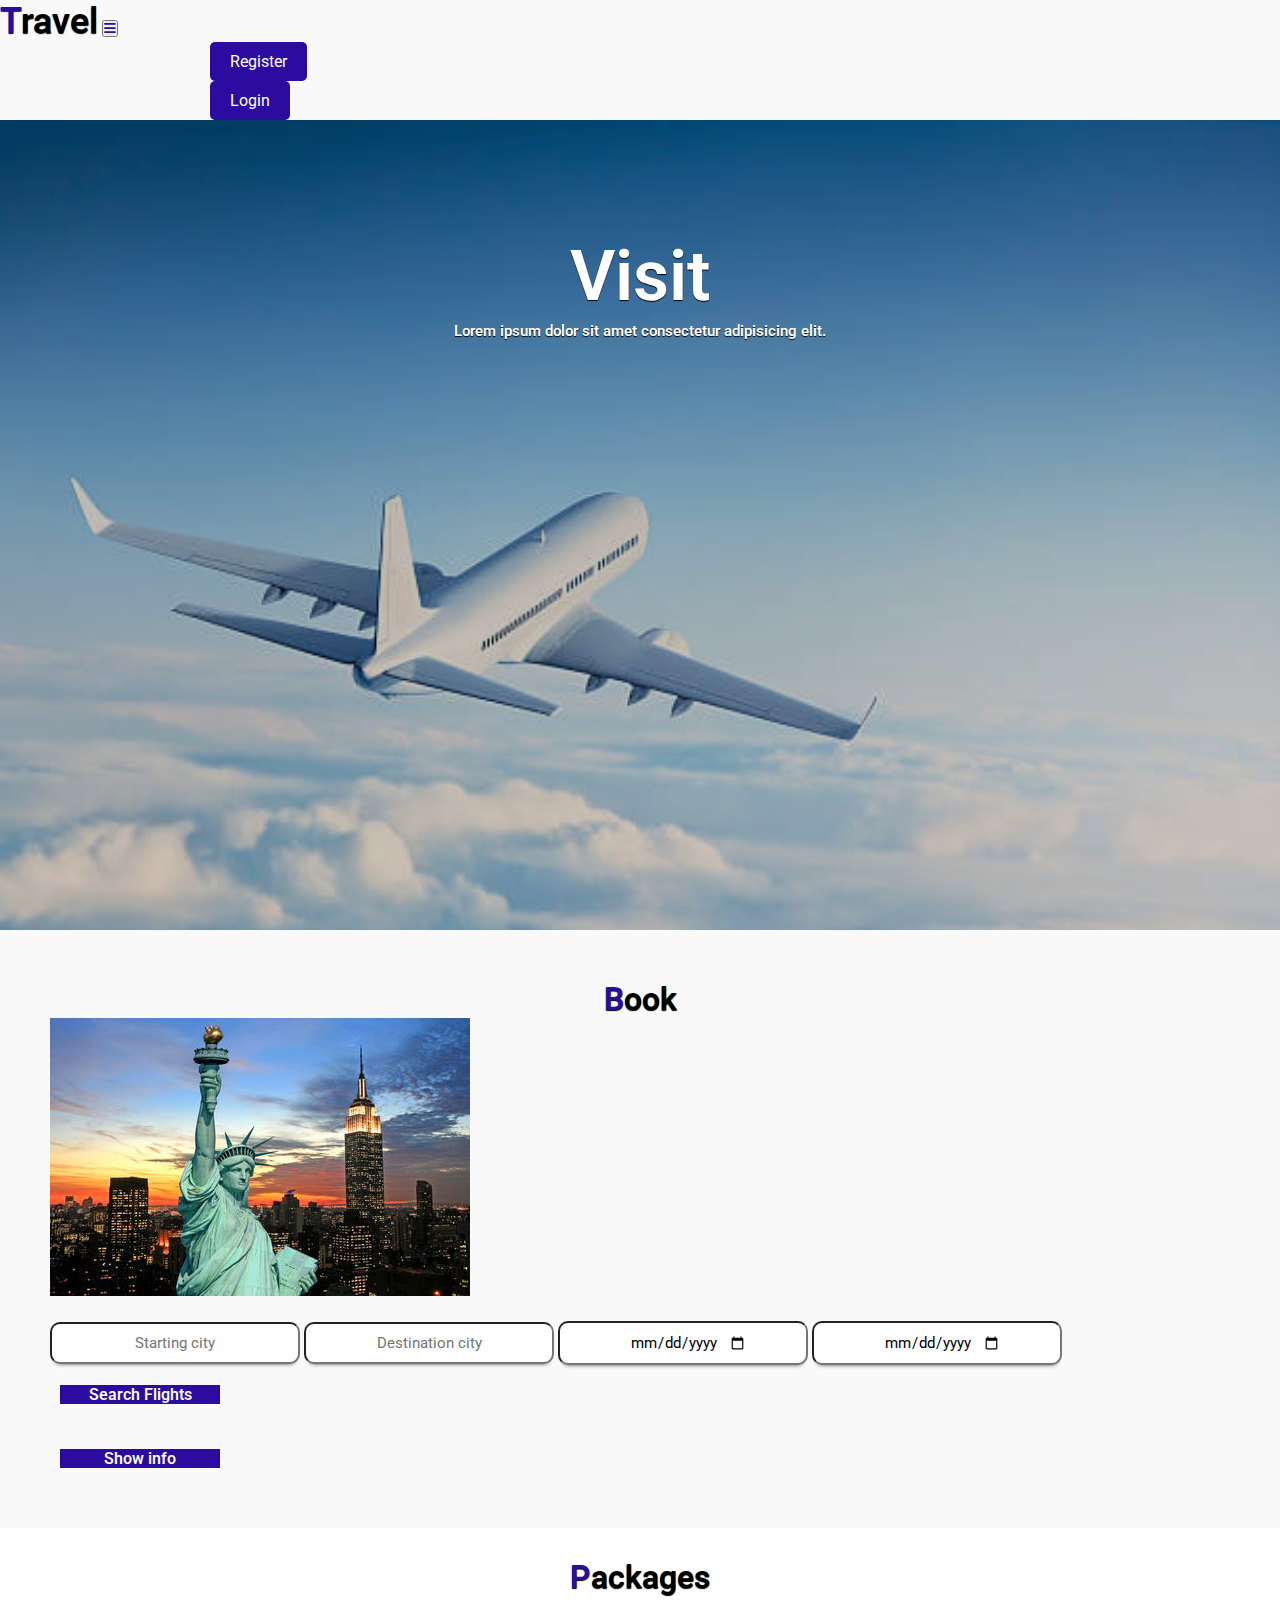
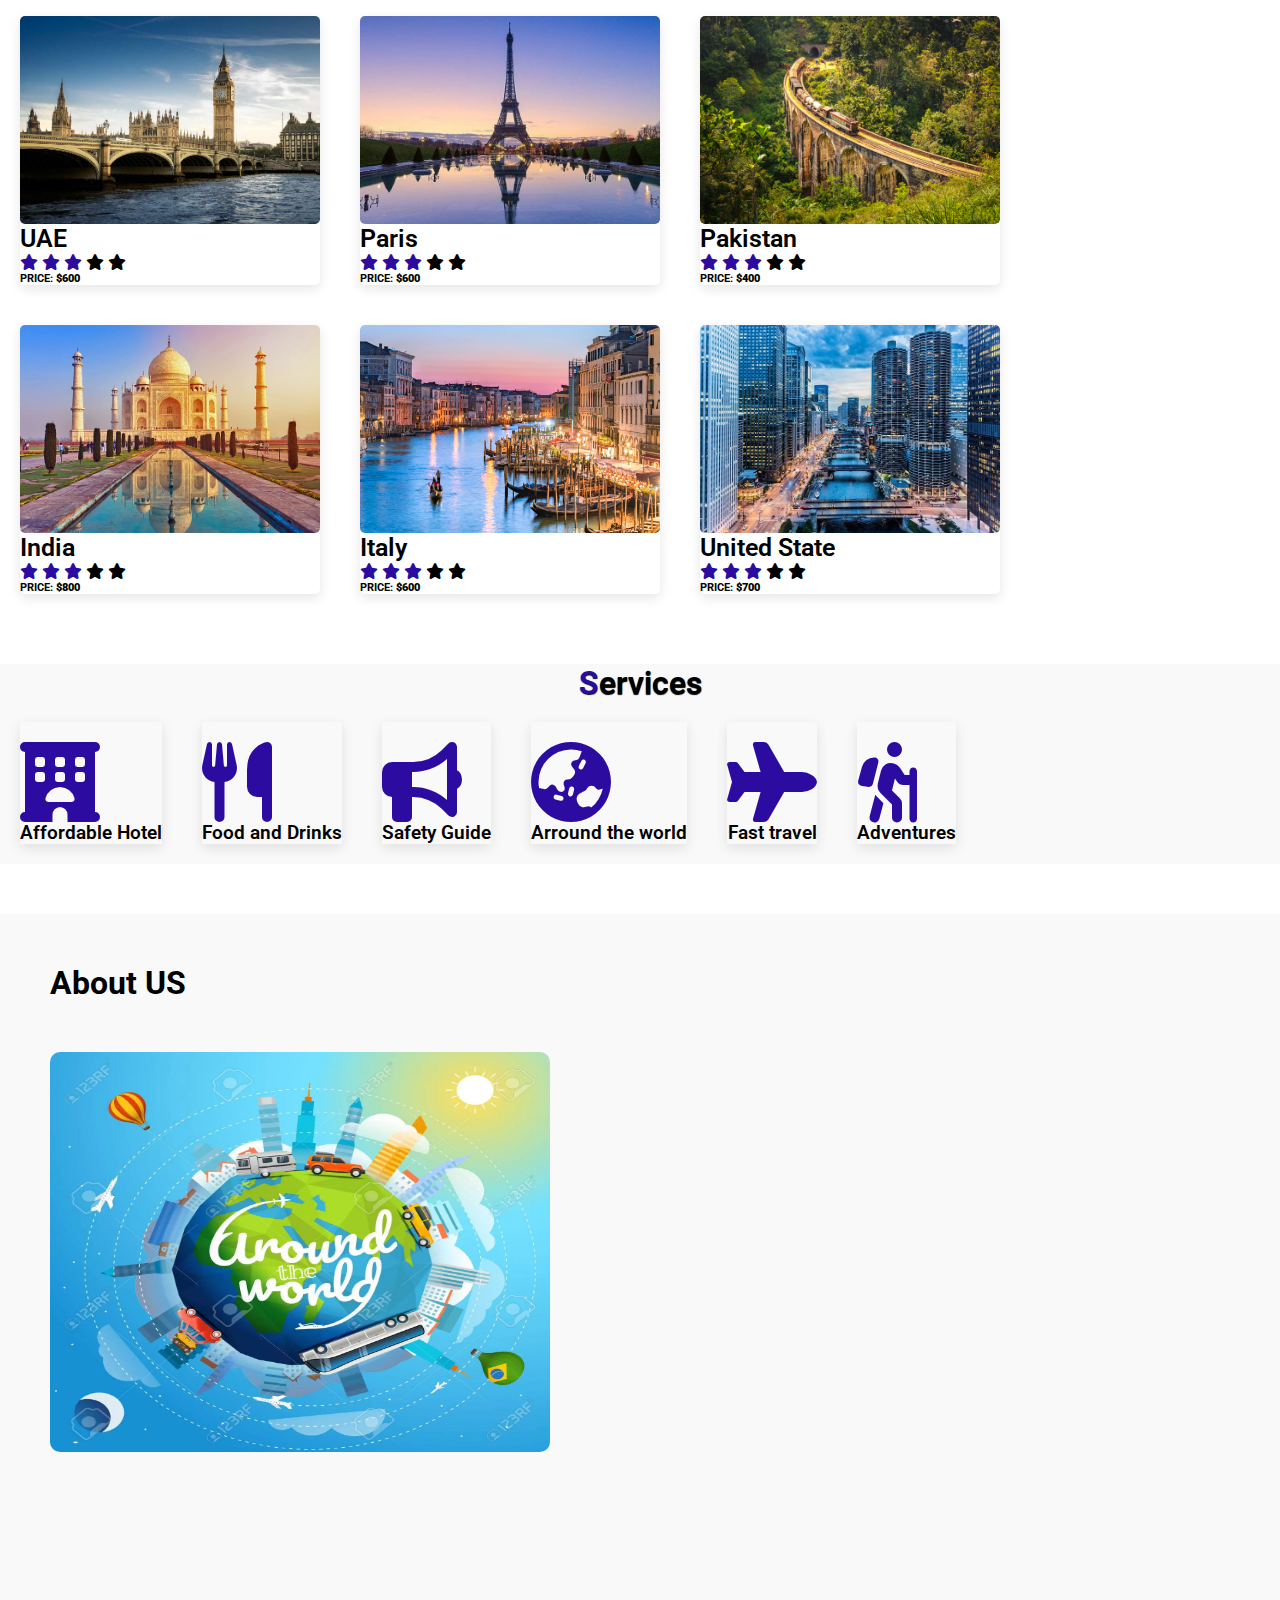
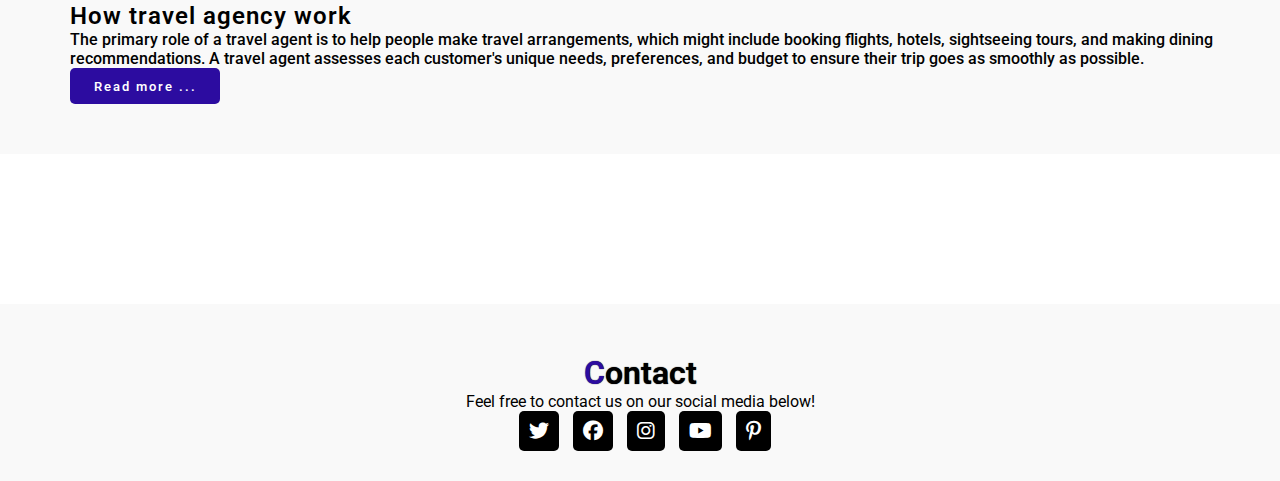
<file: index.html>
<html lang="en">

<head>
    <meta charset="UTF-8">
    <meta http-equiv="X-UA-Compatible" content="IE=edge">
    <meta name="viewport" content="width=device-width, initial-scale=1.0">

    <title>travel website </title>

    <link rel="stylesheet" href="frontend/Styling/flight.css">

    <!--bootstrap-->
    <link href="https://cdn.jsdelivr.net/npm/bootstrap@5.0.2/dist/css/bootstrap.min.css" rel="stylesheet"
        integrity="sha384-EVSTQN3/azprG1Anm3QDgpJLIm9Nao0Yz1ztcQTwFspd3yD65VohhpuuCOmLASjC" crossorigin="anonymous">
    <!--bootstrap-->

    <!--fontawesome-->
    <link rel="stylesheet" href="https://cdnjs.cloudflare.com/ajax/libs/font-awesome/6.4.0/css/all.min.css">
    <!--fontawesome-->

    <!--google fonts-->
    <link rel="preconnect" href="https://fonts.googleapis.com">
    <link rel="preconnect" href="https://fonts.gstatic.com" crossorigin>
    <link href="https://fonts.googleapis.com/css2?family=Roboto:wght@500&display=swap" rel="stylesheet">
    <!--google fonts-->
</head>

<!--navbar start-->
    <nav class="navbar navbar-expand-sm navbar-dark bg-dark" id="navbar">
        <div class="container-fluid">
            <a class="navbar-brand" href="" id="logo"><span>T</span>ravel</a>
            <button class="navbar-toggler" type="button" data-bs-toggle="collapse" data-bs-target="#mynavbar">
                <span><i class="fa-solid fa-bars"></i></span>
            </button>
            <div class="collapse navbar-collapse" id="mynavbar">
                <ul class="navbar-nav ms-auto">
                  
                    <li class="nav-item">
                        <a class="nav-link" href="frontend/Pages/signup.html">Register</a>
                    </li>

                    <li class="nav-item">
                      <a class="nav-link" href="frontend/Pages/signin.html">Login</a>
                  </li>
                  
                </ul>
              
            </div>
        </div>
    </nav>
    <!--navbar end-->



    
    <!--home section start-->
    <div class="home">
        <div class="content">
      
        <h1>Visit <span class="changecontent"></span></h1>
        <p>Lorem ipsum dolor sit amet consectetur adipisicing elit.</p>    
        </div>
    </div> 


    <!--home section end-->



 <!--section book start-->


 <section class="book" id="book" class="book">
  <div class="container">
      <div class="main-text">
          <h1><span>B</span>ook</h1>
      </div>
      <div class="row">
        <div class="col-md-6 py-3 py-md-0">
          <div class="card">
              <img src="frontend/assets/un.jpg" alt="">
          </div>
      </div>
  <div class="col-md-6 py-3 py-md-0">
              <form method="post" action="backend/search.php" class="form-inline">
                  <div class="form-group">
                      <input type="text" id="DepartureCity" name="DepartureCity"  placeholder="Starting city" required>
                      <input type="text" id="ArrivalCity" name="ArrivalCity"  placeholder="Destination city">
                      <input type="date" id="DepartureTime" name="DepartureTime" required>
                      <input type="date" id="ArrivalTime" name="ArrivalTime">
                      <button type="submit" class="btn btn-primary">Search Flights</button>
                  </div>
              </form>
              <form method="post" action="backend/display.php" class="form-inline">
                  <button type="submit" class="btn btn-primary">Show info</button>
              </form>
          </div>
      </div>  
  </div>
</section>


<!--section book end-->






 <!--section package start-->

   <section class="packages" id="packages">
    <div class="container">
        <div class="main-txt">
            <h1><span>P</span>ackages</h1>
        </div>

        <div style="display: flex;flex-wrap: wrap;">
            <div class="col-md-4 py-3 py-md-0">
              <div class="card">
                <img src="frontend/assets/Getty.jpg" alt="" style="width:300px;height:208px;align-self: center;">
                <div class="card-body">
                    <h3> UAE </h3>
                  
                    <div class="star"></div>
                    <i class="fa-solid fa-star checked"></i>
                    <i class="fa-solid fa-star checked"></i>
                    <i class="fa-solid fa-star checked"></i>
                    <i class="fa-solid fa-star "></i>
                    <i class="fa-solid fa-star "></i>
                </div>
                <h6>PRICE: <strong>$600</strong></h6>
                
            </div>
          
            </div>
            <div class="col-md-4 py-3 py-md-0">

                <div class="card">
                    <img src="frontend/assets/paris.jpg" alt="" style="width:300px;height:208px;align-self: center;">
                    <div class="card-body">
                        <h3> Paris </h3>
                      
                        <div class="star"></div>
                        <i class="fa-solid fa-star checked"></i>
                        <i class="fa-solid fa-star checked"></i>
                        <i class="fa-solid fa-star checked"></i>
                        <i class="fa-solid fa-star "></i>
                        <i class="fa-solid fa-star "></i>
                    </div>
                    <h6>PRICE: <strong>$600</strong></h6>
                    
                </div>
            </div>
            <div class="col-md-4 py-3 py-md-0">

                <div class="card">
                    <img src="frontend/assets/siri.jpg" alt="" style="width:300px;height:208px;align-self: center;">
                    <div class="card-body">
                        <h3> Pakistan </h3>
                      
                        <div class="star"></div>
                        <i class="fa-solid fa-star checked"></i>
                        <i class="fa-solid fa-star checked"></i>
                        <i class="fa-solid fa-star checked"></i>
                        <i class="fa-solid fa-star "></i>
                        <i class="fa-solid fa-star "></i>
                    </div>
                    <h6>PRICE: <strong>$400</strong></h6>
                    
                </div>
            </div>
            <div class="col-md-4 py-3 py-md-0">

                <div class="card">
                    <img src="frontend/assets/taj-mahal.jpg" alt="" style="width:300px;height:208px;align-self: center;">
                    <div class="card-body">
                        <h3> India </h3>
                        <div class="star"></div>
                        <i class="fa-solid fa-star checked"></i>
                        <i class="fa-solid fa-star checked"></i>
                        <i class="fa-solid fa-star checked"></i>
                        <i class="fa-solid fa-star "></i>
                        <i class="fa-solid fa-star "></i>
                    </div>
                    <h6>PRICE: <strong>$800</strong></h6>
                    
                </div>
            </div>
            <div class="col-md-4 py-3 py-md-0">

                <div class="card">
                    <img src="frontend/assets/i.jpg" alt="" style="width:300px;height:208px;align-self: center;">
                    <div class="card-body">
                        <h3> Italy </h3>
                    
                        <div class="star"></div>
                        <i class="fa-solid fa-star checked"></i>
                        <i class="fa-solid fa-star checked"></i>
                        <i class="fa-solid fa-star checked"></i>
                        <i class="fa-solid fa-star "></i>
                        <i class="fa-solid fa-star "></i>
                    </div>
                    <h6>PRICE: <strong>$600</strong></h6>
                    
                </div>
            </div>
            <div class="col-md-4 py-3 py-md-0">

                <div class="card">
                    <img src="frontend/assets/united_states.jpg" alt="" style="width:300px;height:208px;align-self: center;">
                    <div class="card-body">
                        <h3>United State </h3>
                       <div class="star"></div>
                        <i class="fa-solid fa-star checked"></i>
                        <i class="fa-solid fa-star checked"></i>
                        <i class="fa-solid fa-star checked"></i>
                        <i class="fa-solid fa-star "></i>
                        <i class="fa-solid fa-star "></i>
                    </div>
                    <h6>PRICE: <strong>$700</strong></h6>
                    
                </div>
            </div>
        </div>

</section>

<!--section package end-->




  <!--services start -->
  <section class="services" id="services">
    <div class="container">
        <div class="main-txt">
            <h1><span>S</span>ervices</h1>
        </div>
    </div>
    <div style="display:flex;flex-wrap: wrap;">
        <div class="col-md-4 py-3 py-md-0">

            <div class="card">
                <i class="fas fa-hotel"></i>
                <div class="card-body">
                    <h3>Affordable Hotel</h3>
                </div>
            </div>
        </div>



        <div class="col-md-4 py-3 py-md-0">

            <div class="card">
                <i class="fas fa-utensils"></i>
                <div class="card-body">
                    <h3>Food and Drinks </h3>
                </div>
            </div>
        </div>


        <div class="col-md-4 py-3 py-md-0">

            <div class="card">
                <i class="fas fa-bullhorn"></i>
                <div class="card-body">
                    <h3>Safety Guide</h3>
                </div>
            </div>
        </div>



        <div class="col-md-4 py-3 py-md-0">

            <div class="card">
                <i class="fas fa-globe-asia"></i>
                <div class="card-body">
                    <h3>Arround the world </h3>
                </div>
            </div>
        </div>


        <div class="col-md-4 py-3 py-md-0">

            <div class="card">
                <i class="fas fa-plane"></i>
                <div class="card-body">
                    <h3>Fast travel</h3>
                </div>
            </div>
        </div>

        <div class="col-md-4 py-3 py-md-0">

            <div class="card">
                <i class="fas fa-hiking"></i>
                <div class="card-body">
                    <h3>Adventures</h3>
                </div>
            </div>
        </div>

    </div>
</section>

<!--services end-->



  <!--About start-->

  <section class="About" id="about">
    <div class="container">
        <div class="main txt">
            <h1>About <span>US</span></h1>
        </div>

        <div class="row" style="margin-top: 50px;"></div>

        <div class="col-md-6 py-3 py-md-0"></div>
        <div style="display:flex;flex-wrap: wrap;">
            <img src="frontend/assets/w.jpg" alt="" style="width: 500px;height:400px;border-radius: 10px;">
       

        <div class="col-md-6 py-3 " style="margin-left: 20px; margin-top: 150px;">
            <h2> How travel agency work </h2>
            <p>The primary role of a travel agent is to help people make travel arrangements, which might include booking flights, hotels, sightseeing tours, and making dining recommendations. A travel agent assesses each customer's unique needs, preferences, and budget to ensure their trip goes as smoothly as possible.</p>
            <button id="about-btn">Read more ...</button>
        </div>
        </div>
    </div>

</section>
<!--About end-->








<!--footer start-->

<footer id="footer">
  <h1><span>C</span>ontact</h1>
  <p>Feel free to contact us on our social media below!</p>
  <div class="social-links">
      <i class="fa-brands fa-twitter"></i>
      <i class="fa-brands fa-facebook"></i>
      <i class="fa-brands fa-instagram"></i>
      <i class="fa-brands fa-youtube"></i>
      <i class="fa-brands fa-pinterest-p"></i>
  </div>
  
</footer>

<!--footer end-->


</body>
</html>
</file>
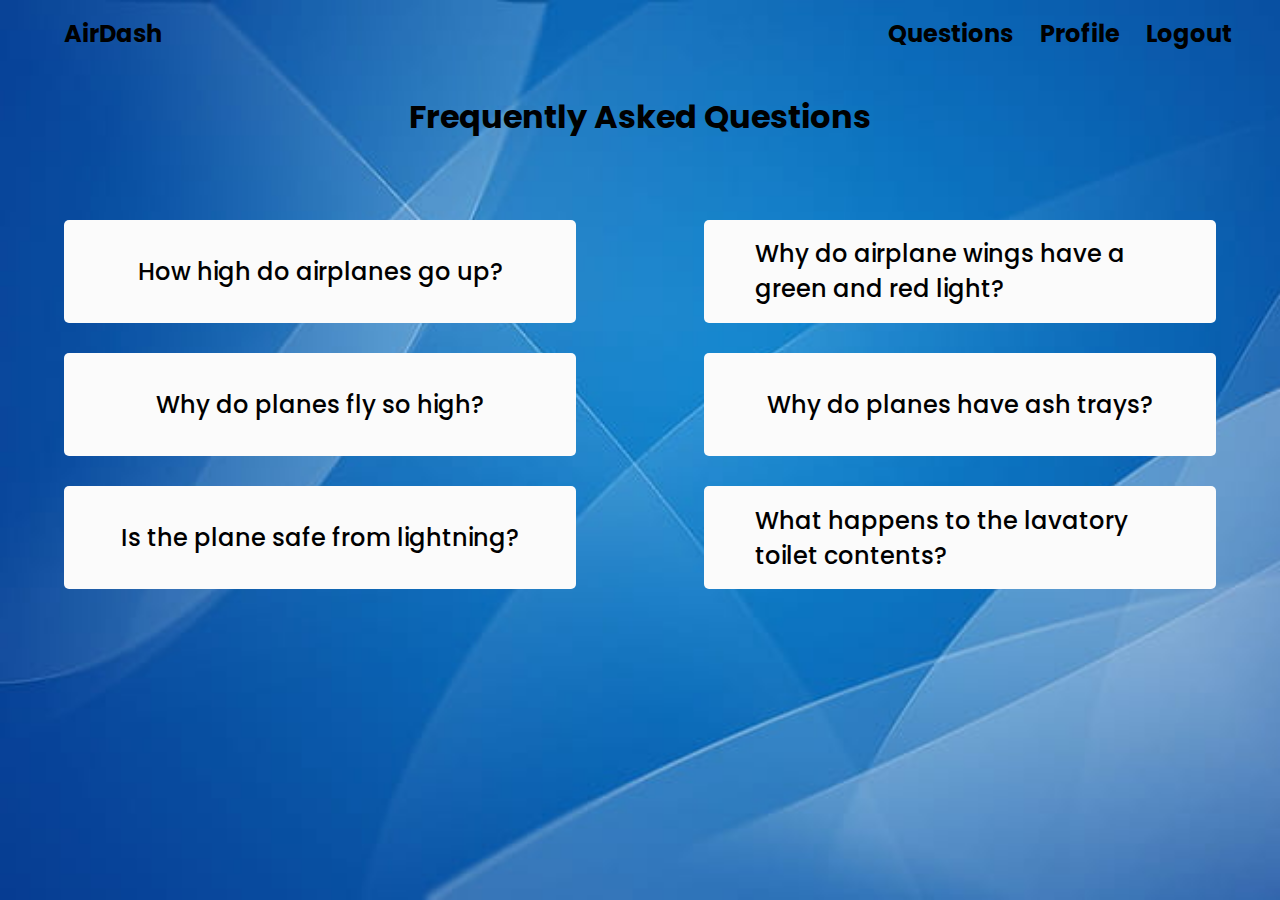
<file: frontend/Pages/faq.html>
<!DOCTYPE html>
<html lang="en">
  <head>
    <meta charset="UTF-8" />
    <meta name="viewport" content="width=device-width, initial-scale=1.0" />
    <link rel="stylesheet" href="../Styling/faq.css" />
    <link rel="stylesheet" href="../Styling/shared.css" />
    <title>Frequently Asked Questions</title>
  </head>
  <body>
    <header>
      <div class="logo">
        <h2>AirDash</h2>
      </div>
      <div class="header-right">
      <h2 id="questions" class="header-btn">Questions</h2>
        <h2 id="profile" class="header-btn">Profile</h2> 
        <h2 id="logout" class="header-btn">Logout</h2>
      </div>
    </header>

    <div class="overlay hidden" id="overlay">
      <div class="edit-popup hidden" id="edit-popup">
        <h3 id="question-text"></h3>
        <button class="editing" id="cancel-btn">Cancel</button>
      </div>
    </div>

    <div class="title centered">
      <h1>Frequently Asked Questions</h1>
    </div>

    <div class="faq-wrapper">
      <div class="faq-card">
        <div class="faq-question">How high do airplanes go up?</div>
        <div class="faq-question">Why do planes fly so high?</div>
        <div class="faq-question">Is the plane safe from lightning?</div>
      </div>

      <div class="faq-card">
        <div class="faq-question">Why do airplane wings have a green and red light?</div>
        <div class="faq-question">Why do planes have ash trays?</div>
        <div class="faq-question">What happens to the lavatory toilet contents?</div>
      </div>
    </div>
    <script src="../Scripts/faq.js"></script>
  </body>
</html>
</file>
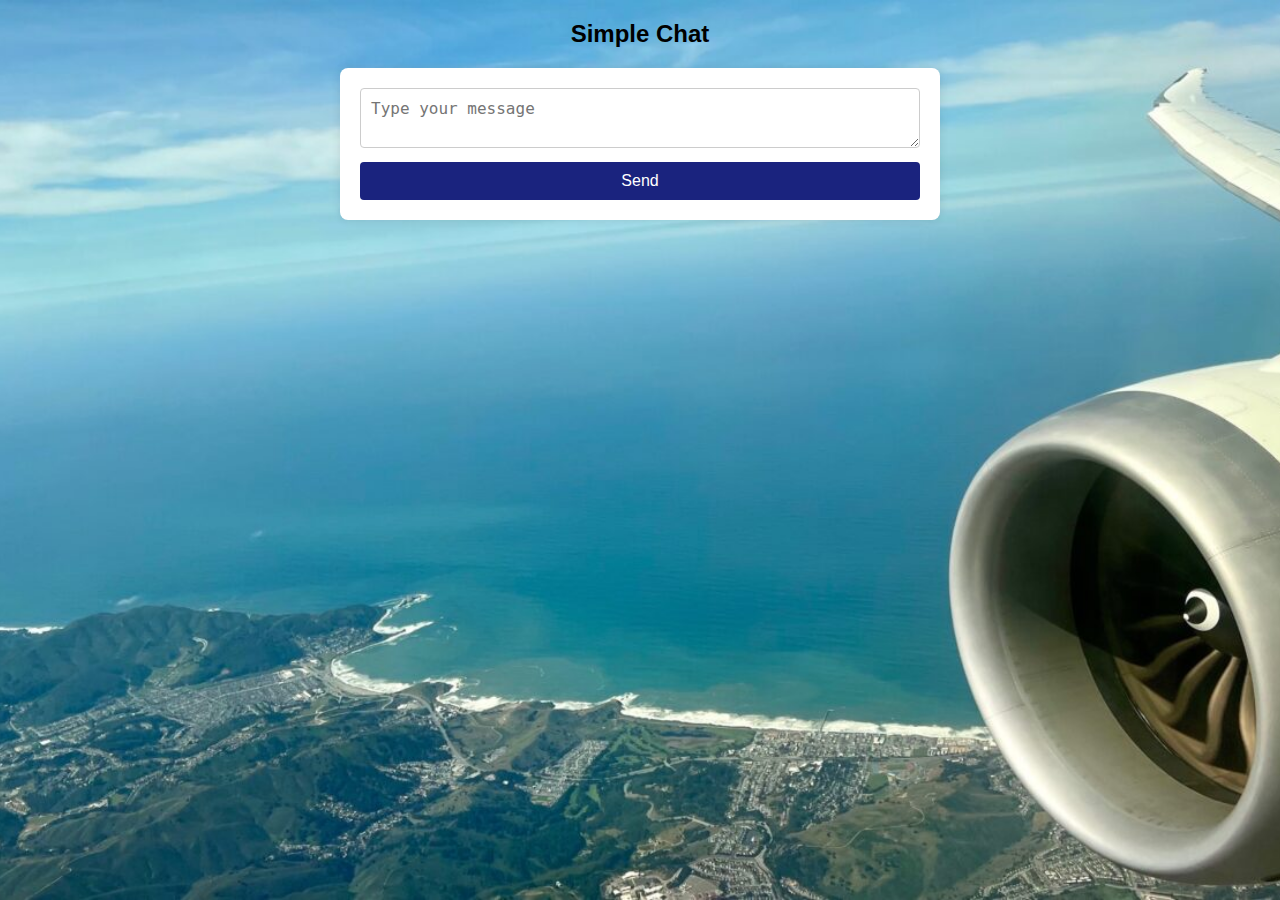
<file: frontend/Pages/message.html>
<!DOCTYPE html>
<html lang="en">
  <head>
    <meta charset="UTF-8" />
    <meta name="viewport" content="width=device-width, initial-scale=1.0" />
    <title>Simple Chat</title>
    <link rel="stylesheet" , href="../Styling/message.css" />
  </head>
  <body>
    <h2>Simple Chat</h2>

    <form id="messageForm">
      <textarea id="message" placeholder="Type your message"></textarea><br />
      <button type="submit">Send</button>
    </form>
    <script src="../Scripts/message.js"></script>
  </body>
</html>
</file>
<file: frontend/Styling/flight.css>
* {
  padding: 0;
  margin: 0;
  box-sizing: border-box;
  text-decoration: none;
  list-style: none;
  scroll-behavior: smooth;
  font-family: 'Roboto', sans-serif;
}

/* Navbar Styles */
/* Keep the existing styles for navbar and logo */
#navbar {
  background: #f9f9f9; /* Keep the background color as it is */
}

#logo {
  font-size: 36px; /* Keep the font size */
  font-weight: 550;
  color: black; /* Keep the color of the logo text */
  text-shadow: 0px 1px 1px black;
  margin-bottom: 5px;
}

#logo span {
  color: #2c0ca0; /* Keep the color of the letter "T" */
}

.navbar-toggler span {
  color: #2c0ca0; /* Keep the color of the toggler icon */
}

.navbar-nav {
  margin-left: 200px; /* Keep the existing margin for navbar-nav */
}

/* Style for Register and Login links */
.navbar-nav .nav-item {
  margin-left: 10px; /* Adjust margin between items as needed */
}

.navbar-nav .nav-item a.nav-link {
  display: inline-block;
  padding: 10px 20px;
  color: white;
  background-color: #2c0ca0;
  text-align: center;
  text-decoration: none;
  border-radius: 5px;
}

.navbar-nav .nav-item a.nav-link:hover {
  background-color: #2c0ca0; /* Keep the same background color on hover */
}




/*navbar end */

/* Home Section Styles */
.home {
  width: 100%;
  height: 90vh;
  background-image: linear-gradient(rgba(0, 0, 0, 0.3), rgba(0, 0, 0, 0.2)), url('../assets/6.jpg');
  background-repeat: no-repeat;
  background-size: cover;
}

.home .content {
  text-align: center;
  padding-top: 110px;
}



.home .content p{
  color: white;
  font-size: 15px;
  font-weight: 600;
  text-shadow: 0px 1px 1px black;
  margin-bottom: 30px;
  margin-top: 5px;
  
  }


.home .content h1 {
  color: white;
  font-size: 70px;
  font-weight: 600;
  text-shadow: 0px 1px 1px black;
  margin-top: 5px;
}

.changecontent::after {
  content: '  ';
  color: #2c0ca0;
  text-shadow: 0px 1px 1px black;
  animation: changetext 10s infinite linear;
}



@keyframes changetext {
  0% {
      content: " France";
  }
  10% {
      content: " Spain";
  }
  20% {
      content: " USA";
  }
  30% {
      content: " China";
  }
  40% {
      content: " India";
  }
  50% {
      content: " greece";
  }
  60% {
      content: " Italy";
  }
  70% {
      content: " turkey";
  }
  80% {
      content: " Mexico";
  }
  90% {
      content: " Germany";
  }
  100% {
      content: " United kingdom";
  }
}

.home .content a {
  padding: 10px;
  background: white;
  color: black;
  letter-spacing: 2px;
  font-weight: 550;
  border-radius: 5px;
  transition: 0.5s;
  text-decoration: none;
}

.home .content a:hover {
  background: #2c0ca0;
  color: white;
}

/*Home section end */


/* Book Section Start */

.book {
  background: #f9f9f9;
  padding: 50px;
}

.main-text h1 {
  text-align: center;
  text-shadow: 0px 1px 1px black;
  font-weight: 600;
}

.main-text h1 span {
  color: #2c0ca0;
}

.book .input-container {
  text-align: center;
  margin-top: 20px;
}
.book input[type="text"],
.book input[type="date"] {
  width: 250px;
}

.book .form-inline {
  margin-top: 25px; /* Adjust as needed */
}

.book .form-inline button {
  margin-left: 5px; /* Adjust to reduce space between buttons */
}




.book input[type="text"],
.book input[type="date"]
{
  display: inline-block;
  padding: 10px;
  color: black;
  font-size: 15px;
  border-radius: 10px;
  box-shadow: 0 5px 5px -6px black;
  margin-bottom: 10px;
  vertical-align: middle; 
}

.book button[type="submit"]:hover{
  color: aqua;
}


.book input[type="text"],
.book input[type="date"]
{
  display: inline-flex;
  text-align: center;
  justify-content: center;
  padding: 10px;
  color: black;
  font-size: 15px;
  border-radius: 10px;
  box-shadow: 0 5px 5px -6px black;
  margin-bottom: 10px;
  vertical-align: middle; 
}

.book button[type="submit"] {
  display: inline-flex;
  align-items: center;
  text-align: center;
  justify-content: center;
  width: 160px;
  font-size: 16px;
  font-weight: 550;
  background: #2c0ca0;
  color: white;
  border: none;
  margin: 10px;
  transition: 0.5s;
} 



/* Book section end */












 /* section package start */ 
  
 .main-txt h1 {
  text-align: center;
  margin-top: 30px;
  font-weight: 600;
  text-shadow: 0px 1px 1px black;
}

.main-txt h1 span {
  color: #2c0ca0;
}

.packages .card {
  border-radius: 5px;
  border: none;
  box-shadow: rgba(0,0,0,0.1) 0px 4px 12px;
  margin: 20px;
}

.packages .card img {
  border-radius: 5px;
  width: 100%;
  height: 200px; /* Adjust the height as needed */
  object-fit: cover;
}

.packages .card .card-body {
  background: transparent;
}

.packages .card .card-body h3 {
  font-size: 25px;
  font-weight: 600;
}

.packages .card .card-body p {
  font-size: 15px;
}

.checked {
  color: #2c0ca0;
}

.star i {
  font-size: 15px;
}

.packages .card .card-body h6 {
  font-size: 20px;
}

.packages .card .card-body a {
  padding: 10px;
  text-decoration: none;
  background: #2c0ca0;
  color: white;
  border-radius: 5px;
}


  
  /* section package end */ 
  

    /* section services start */
  
  
    .services{
      background: #f9f9f9;
      margin-top: 50px;
  }
  .services .card{
     box-shadow: rgba(0,0,0,0.1)0px 4px 12px;
     border: none;
     cursor: pointer;
     margin:20px;
  }
  .services .card i{
      font-size: 80px;
      text-align: center;
      color: #2c0ca0;
      margin-top: 20px;
  
  }
  .services .card .card-body h3{
      font-weight: 600;
  }
  .services .card .card-body{
      text-align: center;
  }
  
  /* section services end*/
  
 /*about start */
 .About{
  padding: 50px;
margin-top: 50px;
background: #f9f9f9;
}
.About .card{
border-radius: 10px;

}
.About .card img{
  border-radius: 10px;
}
.About h2{
  font-weight: 600;
  letter-spacing: 1px;
}
.About p{
  font-weight: 500;
}
#about-btn{
  width: 150px;
  height: 36px;
  border: none;
  border-radius: 5px;
  background: #2c0ca0;
  color: white;
  letter-spacing: 2px;
  font-weight: 550;
  transition: 0.5s ease;
  cursor: pointer;
}
#about-btn:hover{
  width: 170px;
}

/*about end */
  
  /* footer start */
  
  #footer{
      width: 100%;
      margin-top: 150px;
      text-align: center;
      background: #f9f9f9;
  
  }
  #footer h1 {
  font-weight: 600;
  padding-top: 30px;
  text-shadow: 0px 0px 1px black;
  }
  #footer h1 span{
  color: #2c0ca0;
  }
  .social-links i{
  padding: 10px;
  border-radius: 5px;
  font-size: 20px;
  background: black;
  color: white;
  margin-left: 10px;
  margin-bottom: 10px;
  transition: 0.5s ease;
  cursor: pointer;
  }
  .social-links i:hover{
  background: #2c0ca0;
  
  }
  
  
  /*footer end */


  /* Responsive adjustments */
@media (max-width: 768px) {
  /* Navbar */
  .navbar-nav {
    flex-direction: column;
  }
  .navbar-nav .nav-item {
    margin-bottom: 10px;
  }

  /* Home Section */
  .home .content h1 {
    font-size: 2.5rem;
  }

  /* Book Section */
  .book .form-inline {
    flex-direction: column;
    gap: 15px;
  }
  .book input[type="text"],
  .book input[type="date"],
  .book button[type="submit"] {
    width: 100%;
    max-width: none;
  }

  /* Packages Section */
  .packages .card {
    width: 100%;
    max-width: none;
  }

  /* Services Section */
  .services .card {
    width: 100%;
    max-width: none;
  }

  /* About Section */
  .About {
    padding: 30px;
  }
  .About img {
    max-width: 100%;
  }
}

/* Footer Section */
#footer {
  padding: 20px 0;
}
</file>
<file: frontend/Styling/faq.css>
.title {
  margin: 2% 0%;
}

body {
  background-image: url("/frontend/assets/profile-bg.jpg");
  background-repeat: no-repeat;
  background-size: cover;
  height: 100vh;
}

.faq-wrapper {
  display: flex;
  justify-content: space-around;
  margin-top: 5%;
}

.faq-card {
  display: flex;
  align-items: center;
  justify-content: center;
  flex-direction: column;
  width: 40%;
}

.faq-question {
  display: flex;
  justify-content: center;
  align-items: center;
  width: 100%;
  font-size: 150%;
  display: flex;
  justify-content: center;
  margin: 3%;
  padding: 10%;
  background-color: #fbfbfb;
  border-radius: 5px;
  height: 5vh;
  font-weight: 500;
}

.faq-question:hover {
  background-color: #3ab8ff;
  cursor: pointer;
}

.edit-popup {
  display: flex;
  align-items: center;
  flex-direction: column;
  gap: 20px;
  padding: 5%;
  width: 50%;
  position: fixed;
  top: 50%;
  left: 50%;
  transform: translate(-50%, -50%);
  background-color: rgb(0, 178, 248);
  z-index: 100;
  border-radius: 15px;
  box-shadow: rgba(0, 0, 0, 0.17) 0px -23px 25px 0px inset,
    rgba(0, 0, 0, 0.15) 0px -36px 30px 0px inset,
    rgba(0, 0, 0, 0.1) 0px -79px 40px 0px inset, rgba(0, 0, 0, 0.06) 0px 2px 1px,
    rgba(0, 0, 0, 0.09) 0px 4px 2px, rgba(0, 0, 0, 0.09) 0px 8px 4px,
    rgba(0, 0, 0, 0.09) 0px 16px 8px, rgba(0, 0, 0, 0.09) 0px 32px 16px;
}

.overlay {
  position: fixed;
  top: 0;
  left: 0;
  width: 100%;
  height: 100%;
  background-color: rgba(63, 63, 63, 0.8);
  z-index: 99;
}

.editing {
  padding: 0.7em 1.7em;
  font-size: 18px;
  border-radius: 0.5em;

  cursor: pointer;

  transition: all 0.3s;

  box-shadow: rgba(255, 255, 255, 0.17) 0px -23px 25px 0px inset,
    rgba(0, 0, 0, 0.15) 0px -36px 30px 0px inset,
    rgba(255, 255, 255, 0.1) 0px -79px 40px 0px inset,
    rgba(0, 0, 0, 0.06) 0px 2px 1px, rgba(0, 0, 0, 0.09) 0px 4px 2px,
    rgba(0, 0, 0, 0.09) 0px 8px 4px, rgba(0, 0, 0, 0.09) 0px 16px 8px,
    rgba(255, 255, 255, 0.09) 0px 32px 16px;
}
</file>
<file: frontend/Styling/shared.css>
@import url("https://fonts.googleapis.com/css2?family=Poppins:wght@300;400;500;600&display=swap");
* {
  padding: 0;
  margin: 0;
  box-sizing: border-box;
  font-family: "Poppins", sans-serif;
}

.centered {
  display: flex;
  align-items: center;
  justify-content: center;
  text-align: center;
}

.display-flex {
  display: flex;
}

.flex-direction-column {
  flex-direction: column;
}

.flex-direction-row {
  flex-direction: row;
}

.hidden {
  display: none;
}

.shown {
  display: block;
}

.user-login {
  display: flex;
  width: 80%;
  justify-content: space-evenly;
}

.user-login i {
  font-size: 150%;
  display: flex;
  align-items: center;
}

.user-login input {
  width: 75%;
  padding: 2%;
  font-size: 85%;
  border-radius: 5px;
  border: 1px solid #ccc;
  padding-left: 5px;
}

input:focus {
  border-color: #00abe4;
  box-shadow: 0 0 8px #00abe4;
}

.buttons-wrapper {
  display: flex;
  flex-wrap: wrap;
  width: 100%;
  justify-content: center;
  gap: 10px;
  margin-bottom: 5%;
}

.button a {
  display: flex;
  width: 10vw;
  height: 5vh;
  font-size: 14px;
  margin: 5%;
  cursor: pointer;
  text-decoration: none;
  justify-content: center;
  align-items: center;
  border-radius: 8px;
  background-color: #00abe4;
  color: #fff7f7;
}

.button:hover a {
  background-color: #007197;
}

.header-right {
  display: flex;
  gap: 20px;
}

.header-btn {
  padding: 1%;
  border-radius: 10px;
  cursor: pointer;
}

.header-btn:hover {
  background-color: #3ab8ff;
  transition: background-color 0.3s ease-in-out;
}

header {
  display: flex;
  justify-content: space-between;
  align-items: center;
  padding: 1% 5%;
}
</file>
<file: frontend/Styling/message.css>
/* Reset default browser styles */
* {
  margin: 0;
  padding: 0;
  box-sizing: border-box;
}

body {
  font-family: Arial, sans-serif;
  background-color: #f0f0f0;
  padding: 20px;
  background-image: url("../assets/3.jpg");
  background-size: cover;
  background-position: center;
  background-attachment: fixed;

}

h2 {
  text-align: center;
  margin-bottom: 20px;
}

form {
  background-color: #fff;
  padding: 20px;
  border-radius: 8px;
  box-shadow: 0 0 10px rgba(0, 0, 0, 0.1);
  max-width: 600px;
  margin: 0 auto;
}

textarea {
  width: 100%;
  padding: 10px;
  font-size: 16px;
  border: 1px solid #ccc;
  border-radius: 4px;
  resize: vertical; /* Allow vertical resizing of textarea */
}

button {
  display: block;
  width: 100%;
  padding: 10px;
  margin-top: 10px;
  font-size: 16px;
  background-color: #1a237e; 
  color: #fff;
  border: none;
  border-radius: 4px;
  cursor: pointer;
  transition: background-color 0.3s ease;
}

button:hover {
  background-color: #0d47a1;
}

button:focus {
  outline: none;
}
</file>
